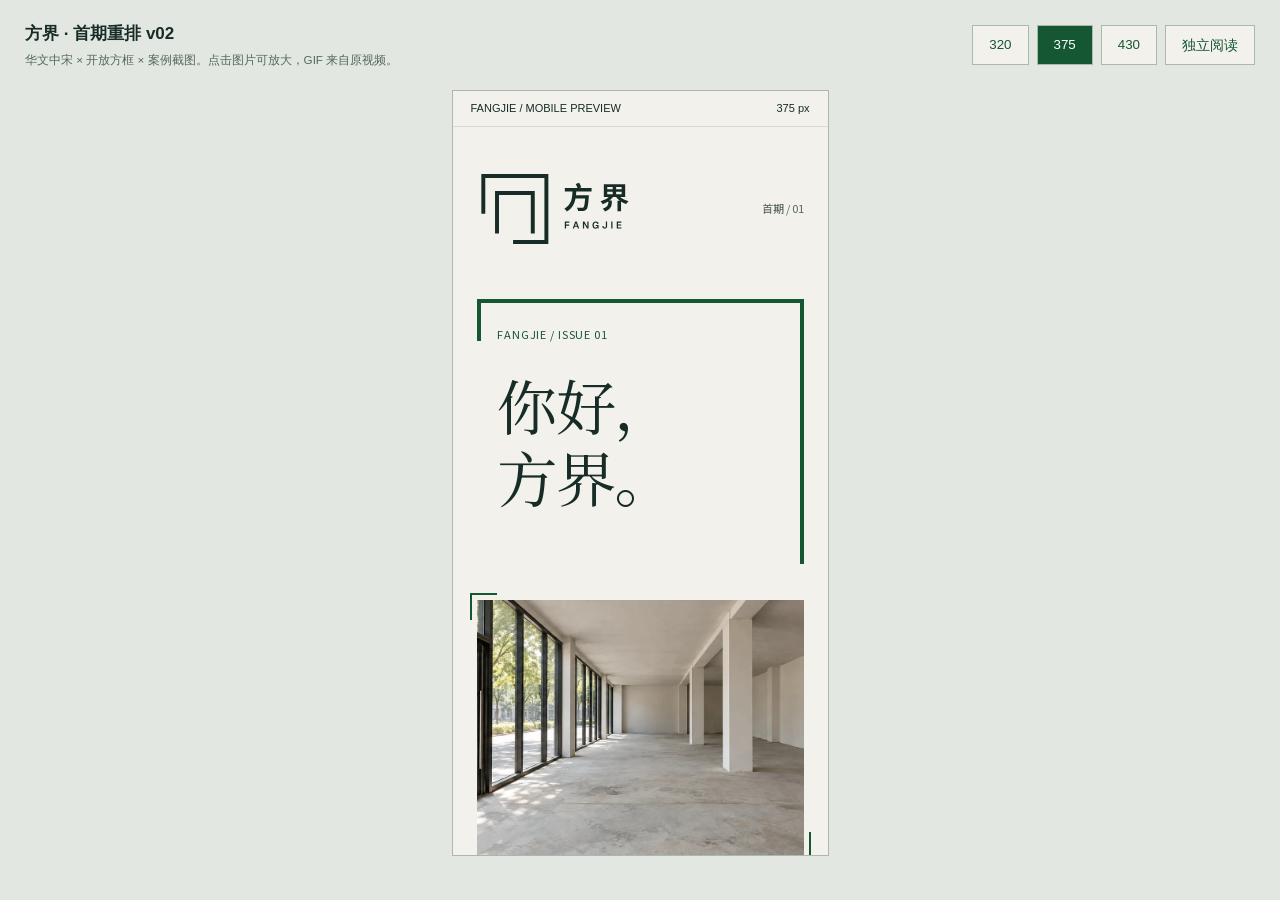
<file: index.html>
<!doctype html><html lang="zh-CN"><meta charset="utf-8"><meta name="robots" content="noindex,nofollow"><meta name="viewport" content="width=device-width,initial-scale=1"><title>方界首期 · 手机宽度预览</title><style>*{box-sizing:border-box}body{margin:0;background:#e2e8e1;color:#172c26;font:14px/1.6 'Microsoft YaHei',sans-serif}header{padding:20px 25px;display:flex;gap:16px;align-items:center;justify-content:space-between;flex-wrap:wrap}strong{font-size:17px}button,a{color:#155733;border:1px solid #abb8ad;background:#f3f1ec;padding:8px 16px;border-radius:0;cursor:pointer;text-decoration:none}button.active{color:#fff;background:#155733}small{display:block;color:#55675d;margin-top:4px}#shell{box-sizing:content-box;margin:0 auto 28px;width:375px;max-width:calc(100% - 2px);border:1px solid #abb8ad;border-radius:0;overflow:hidden;background:#f3f1ec;box-shadow:none}#device{padding:9px 18px;font-size:11px;border-bottom:1px solid #abb8ad66;display:flex;justify-content:space-between}iframe{display:block;width:100%;height:calc(100dvh - 172px);min-height:400px;border:0}nav{display:flex;gap:8px;flex-wrap:wrap}@media(max-width:480px){header{padding:14px}iframe{height:calc(100dvh - 200px)}#shell{border-radius:0}} </style><body><header><div><strong>方界 · 首期重排 v02</strong><small>华文中宋 × 开放方框 × 案例截图。点击图片可放大，GIF 来自原视频。</small></div><nav><button data-w="320">320</button><button data-w="375" class="active">375</button><button data-w="430">430</button><a href="preview/article.html" target="_blank">独立阅读</a></nav></header><div id="shell"><div id="device"><span>FANGJIE / MOBILE PREVIEW</span><span id="size">375 px</span></div><iframe title="完整文章" src="preview/article.html"></iframe></div><script>document.querySelectorAll('button').forEach(b=>b.onclick=()=>{document.querySelector('#shell').style.width=b.dataset.w+'px';document.querySelector('#size').textContent=b.dataset.w+' px';document.querySelectorAll('button').forEach(x=>x.classList.toggle('active',x===b))});</script></body></html>
</file>
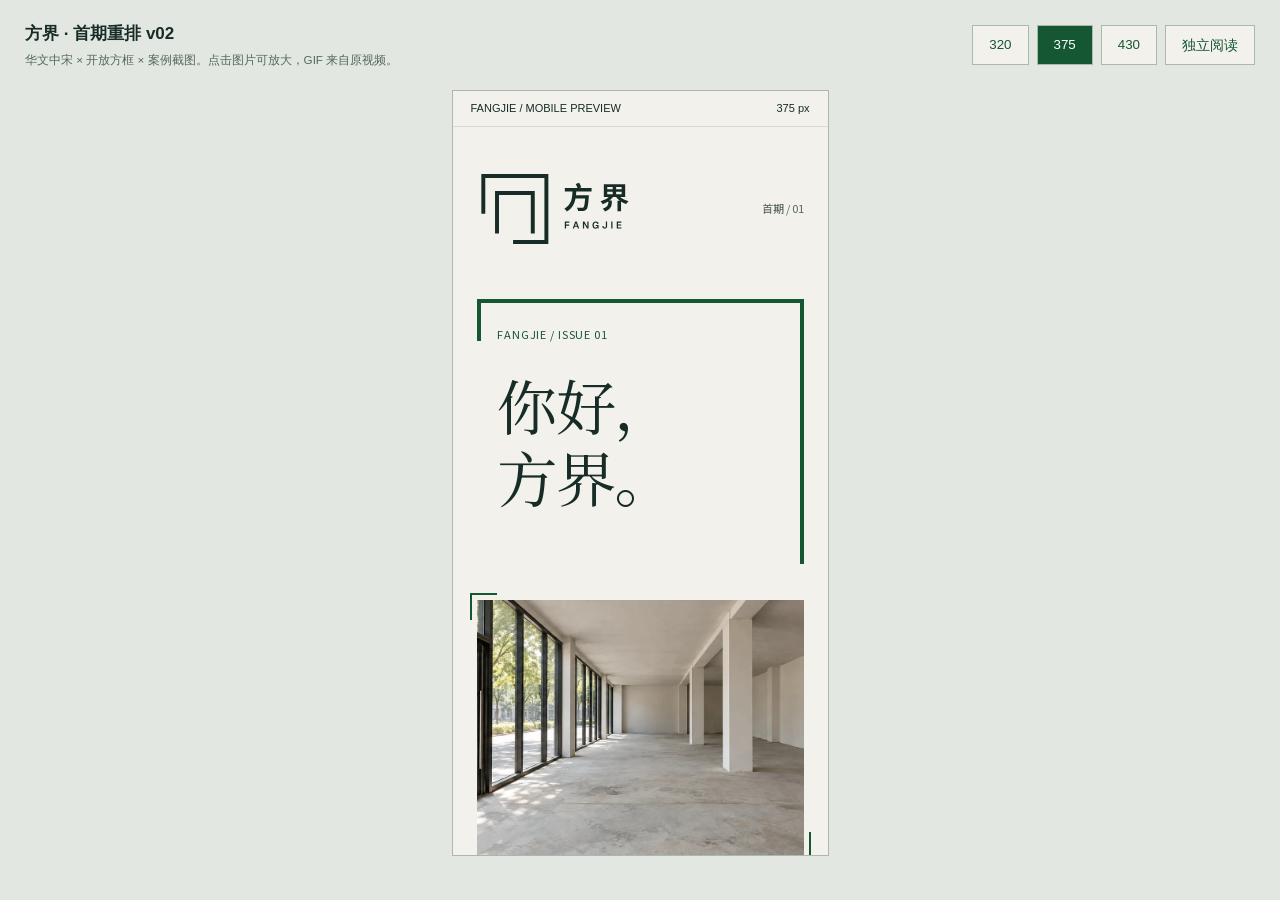
<file: preview/index.html>
<!doctype html><html lang="zh-CN"><meta charset="utf-8"><meta name="viewport" content="width=device-width,initial-scale=1"><title>方界首期 · 手机宽度预览</title><style>*{box-sizing:border-box}body{margin:0;background:#e2e8e1;color:#172c26;font:14px/1.6 'Microsoft YaHei',sans-serif}header{padding:20px 25px;display:flex;gap:16px;align-items:center;justify-content:space-between;flex-wrap:wrap}strong{font-size:17px}button,a{color:#155733;border:1px solid #abb8ad;background:#f3f1ec;padding:8px 16px;border-radius:0;cursor:pointer;text-decoration:none}button.active{color:#fff;background:#155733}small{display:block;color:#55675d;margin-top:4px}#shell{box-sizing:content-box;margin:0 auto 28px;width:375px;max-width:calc(100% - 2px);border:1px solid #abb8ad;border-radius:0;overflow:hidden;background:#f3f1ec;box-shadow:none}#device{padding:9px 18px;font-size:11px;border-bottom:1px solid #abb8ad66;display:flex;justify-content:space-between}iframe{display:block;width:100%;height:calc(100dvh - 172px);min-height:400px;border:0}nav{display:flex;gap:8px;flex-wrap:wrap}@media(max-width:480px){header{padding:14px}iframe{height:calc(100dvh - 200px)}#shell{border-radius:0}} </style><body><header><div><strong>方界 · 首期重排 v02</strong><small>华文中宋 × 开放方框 × 案例截图。点击图片可放大，GIF 来自原视频。</small></div><nav><button data-w="320">320</button><button data-w="375" class="active">375</button><button data-w="430">430</button><a href="article.html" target="_blank">独立阅读</a></nav></header><div id="shell"><div id="device"><span>FANGJIE / MOBILE PREVIEW</span><span id="size">375 px</span></div><iframe title="完整文章" src="article.html"></iframe></div><script>document.querySelectorAll('button').forEach(b=>b.onclick=()=>{document.querySelector('#shell').style.width=b.dataset.w+'px';document.querySelector('#size').textContent=b.dataset.w+' px';document.querySelectorAll('button').forEach(x=>x.classList.toggle('active',x===b))});</script></body></html>
</file>
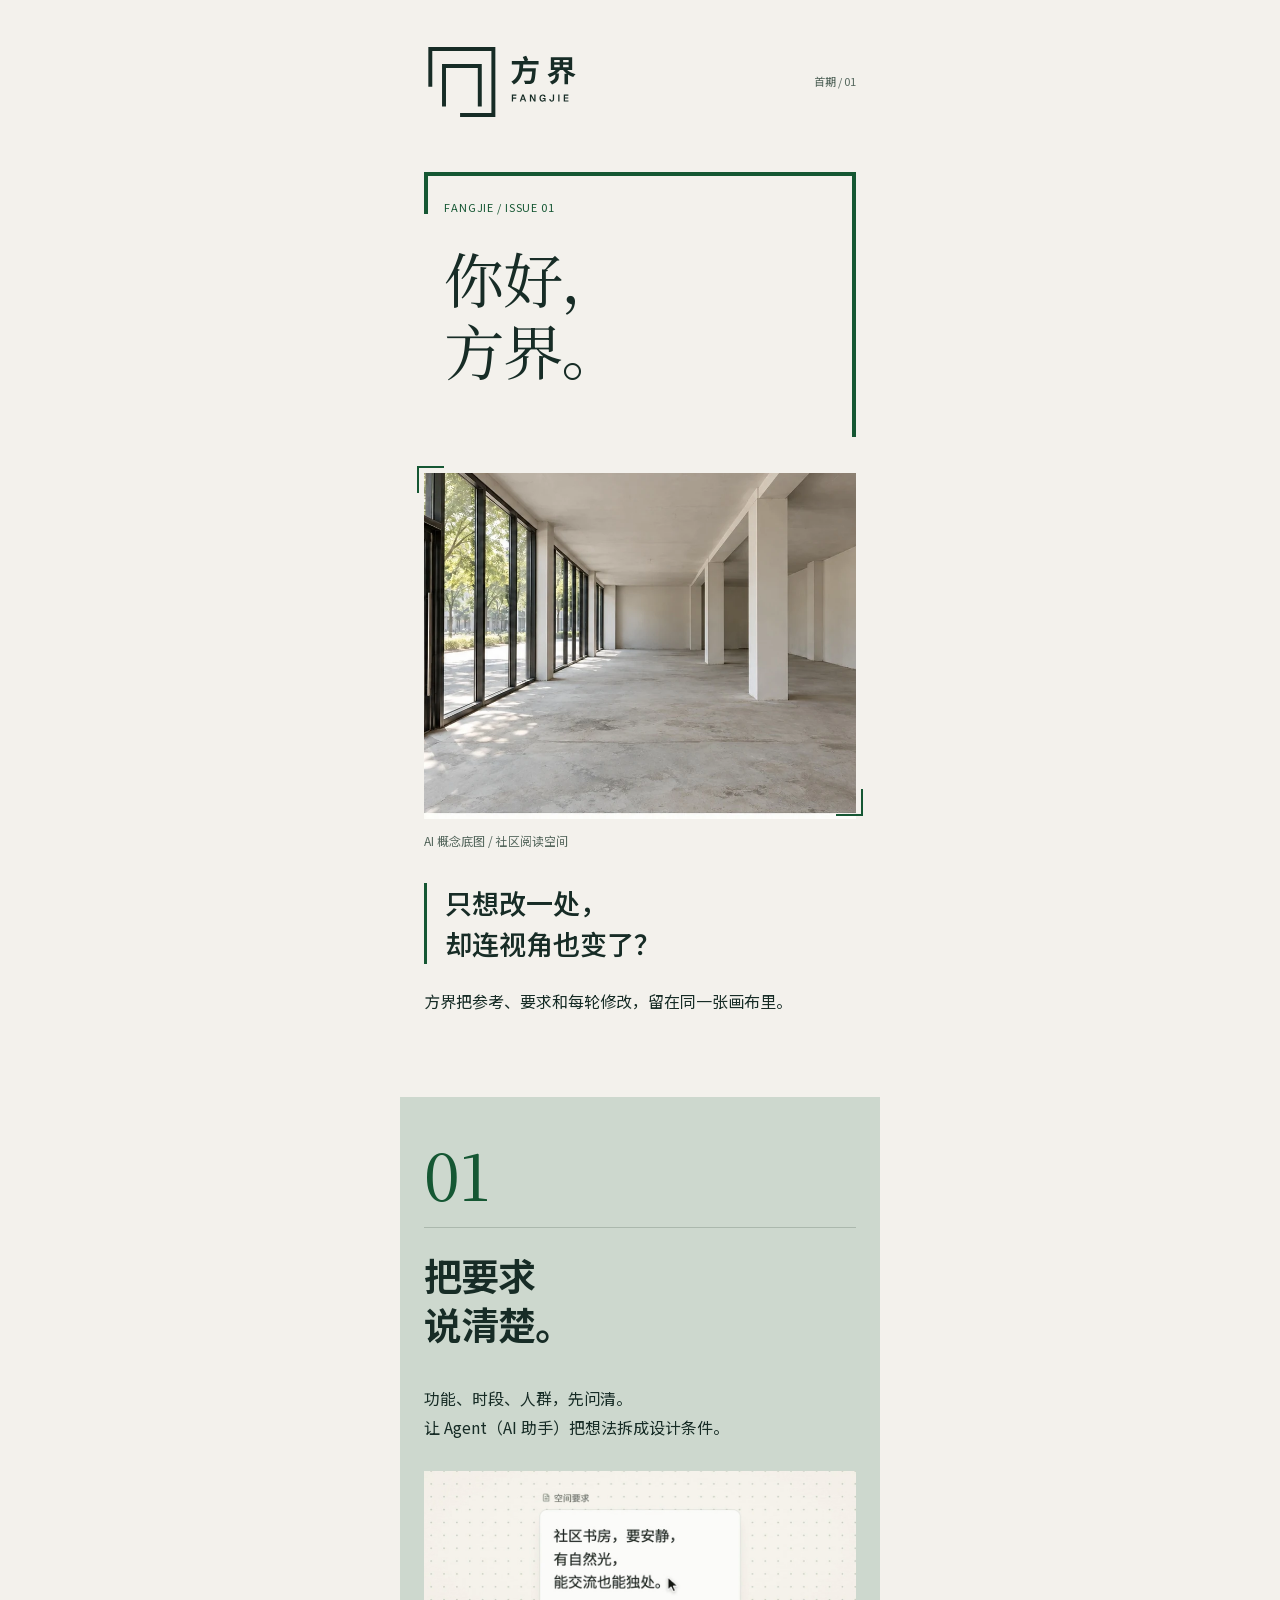
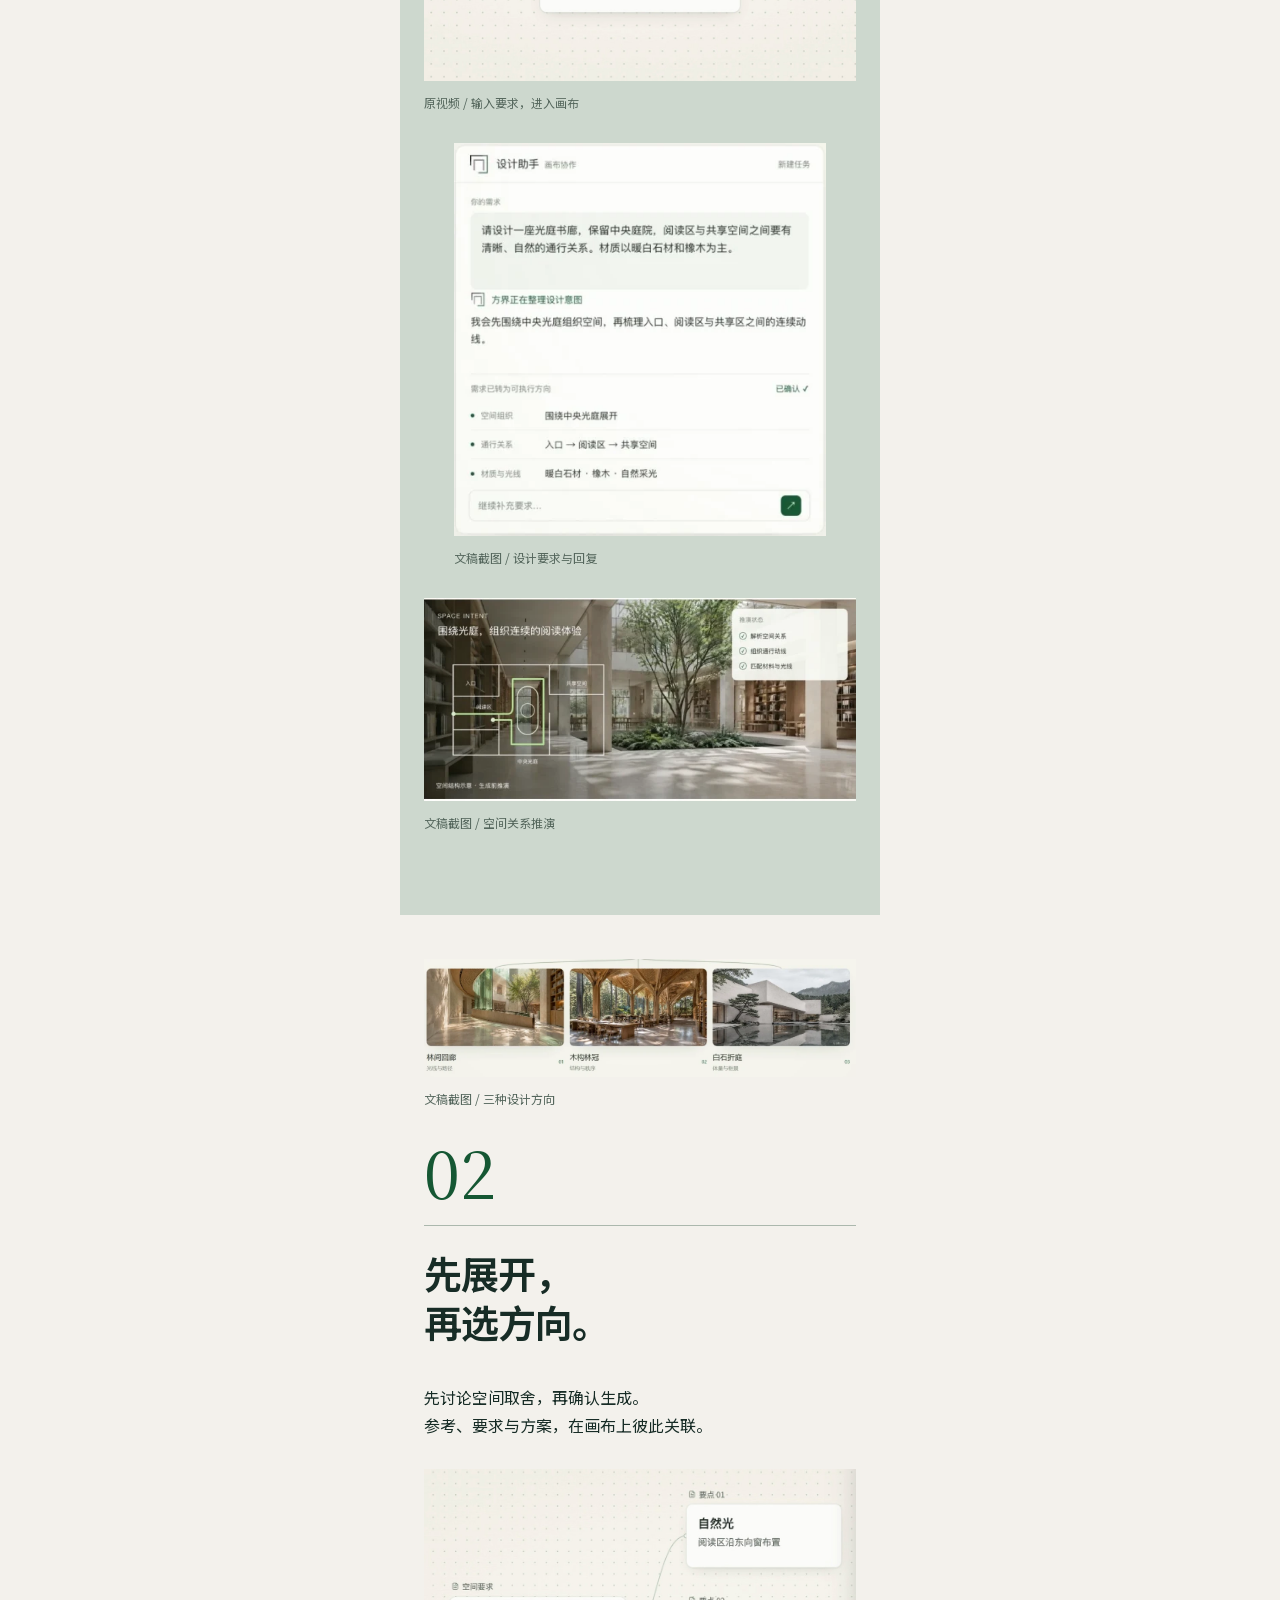
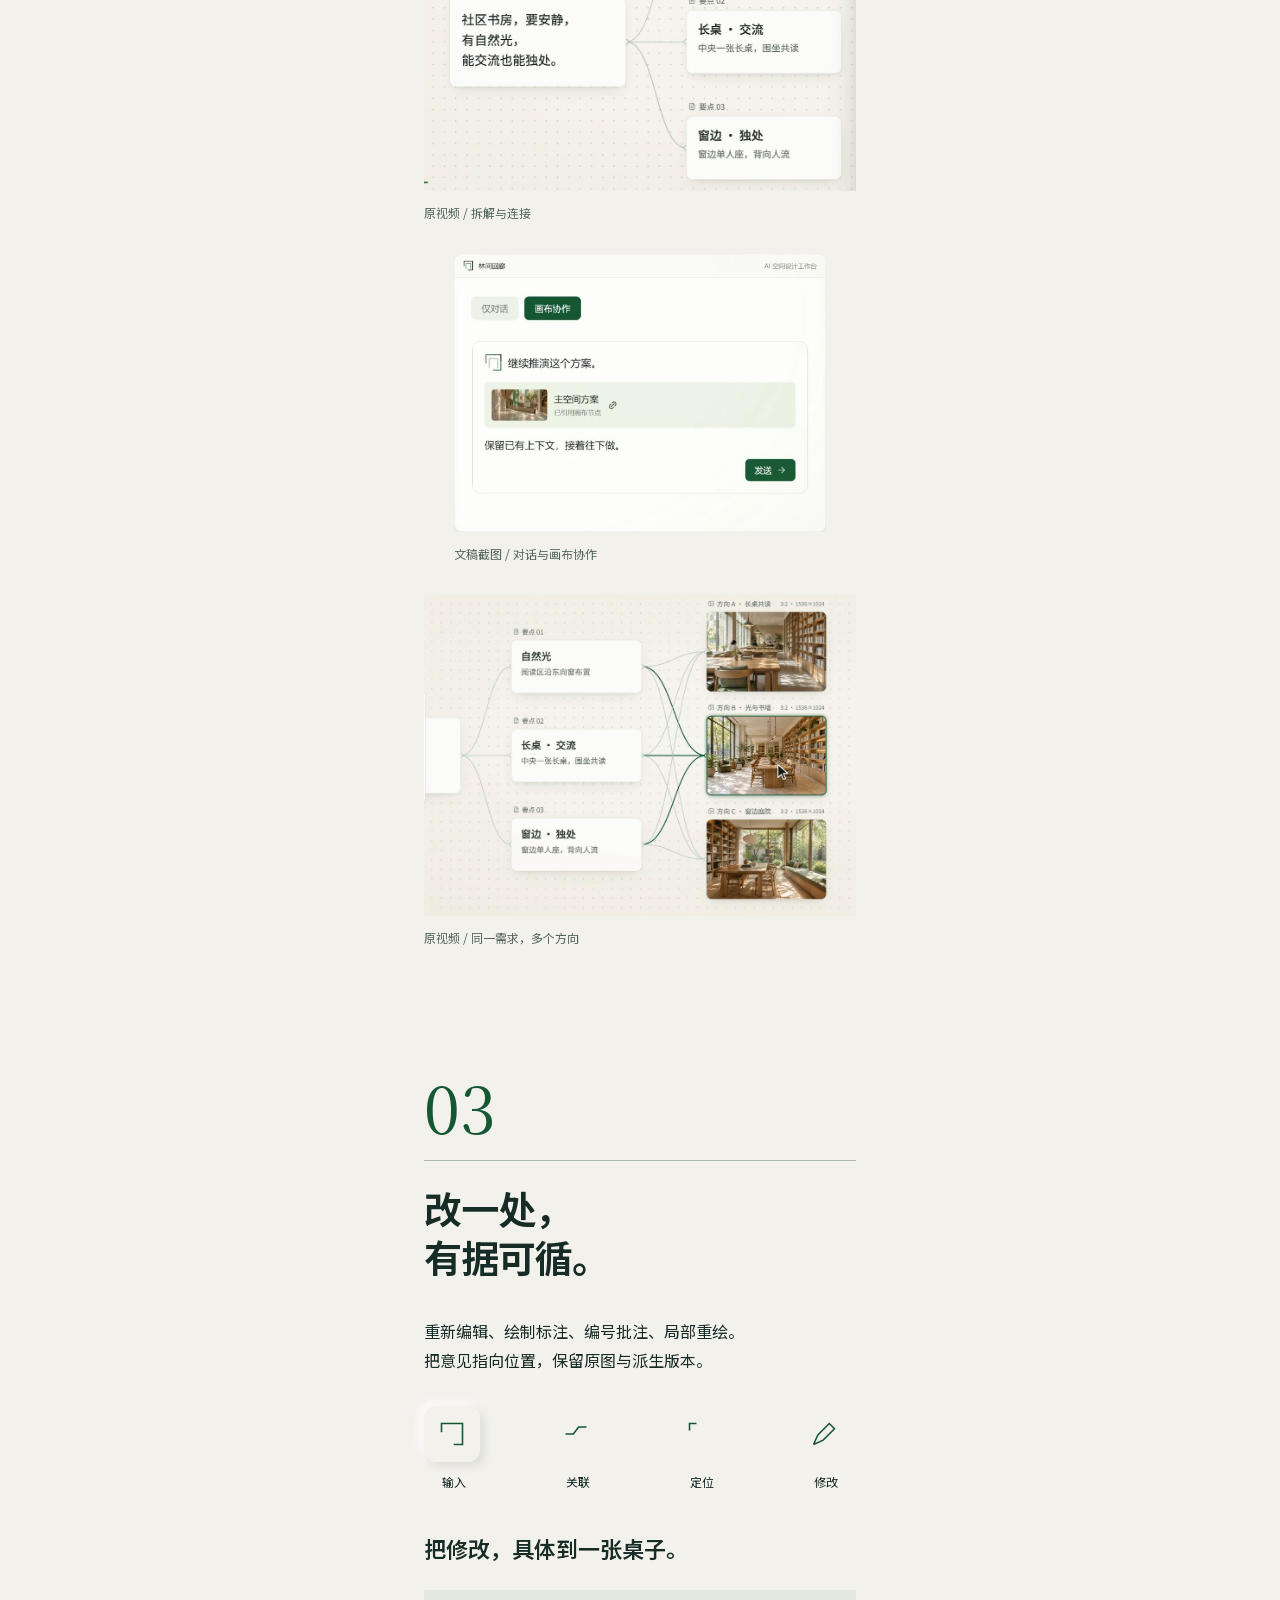
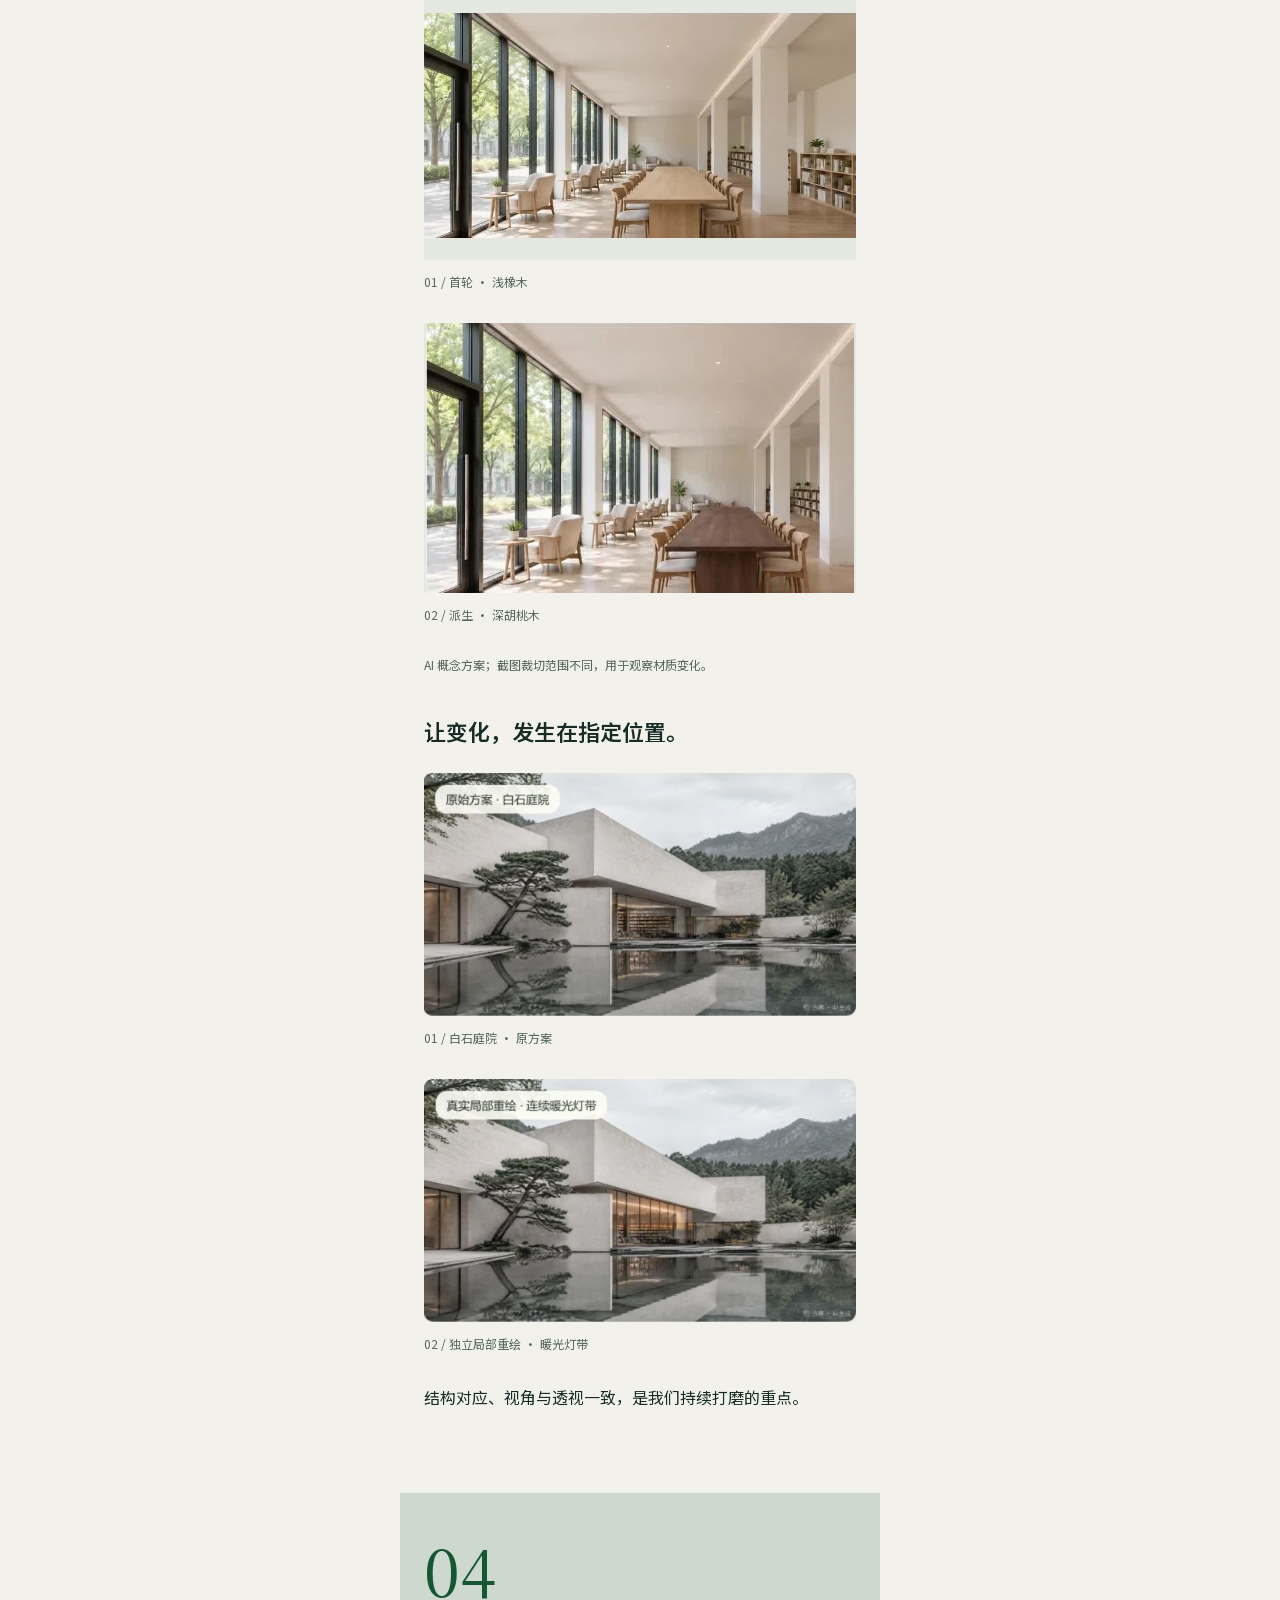
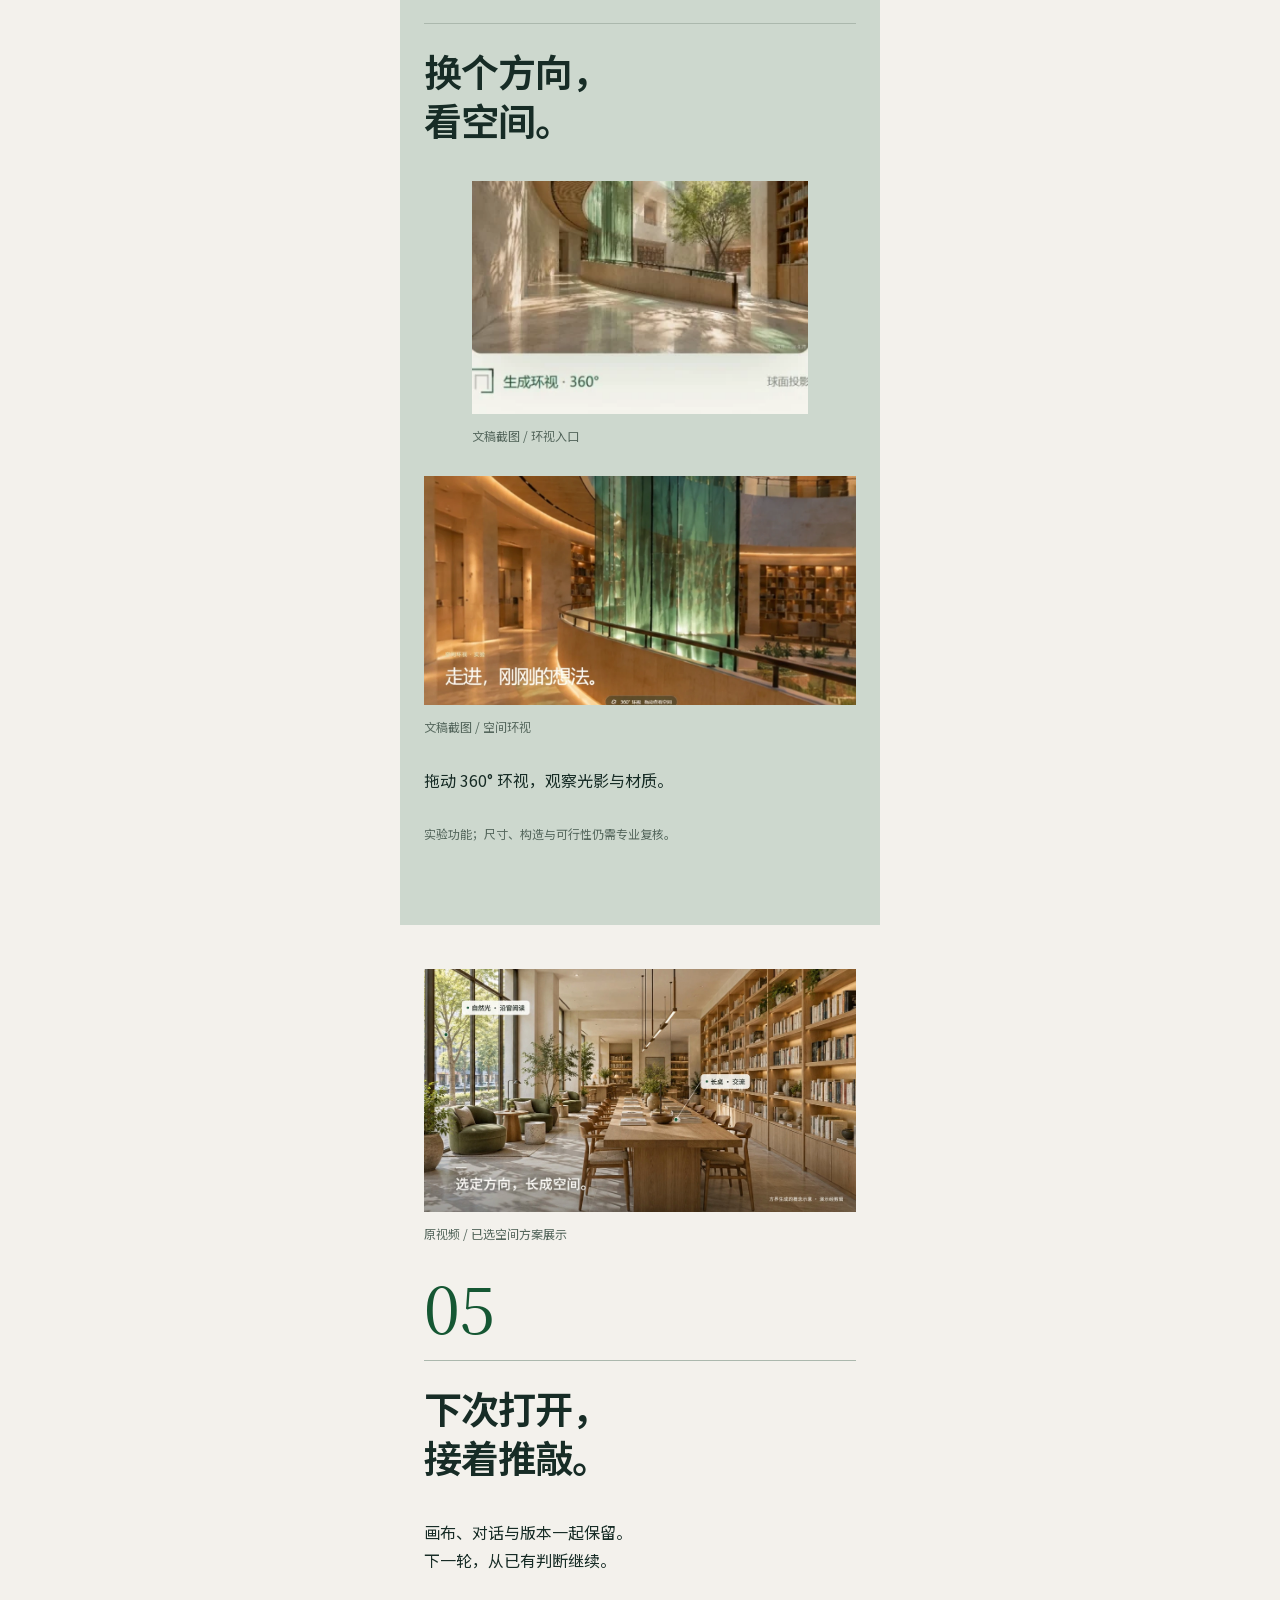
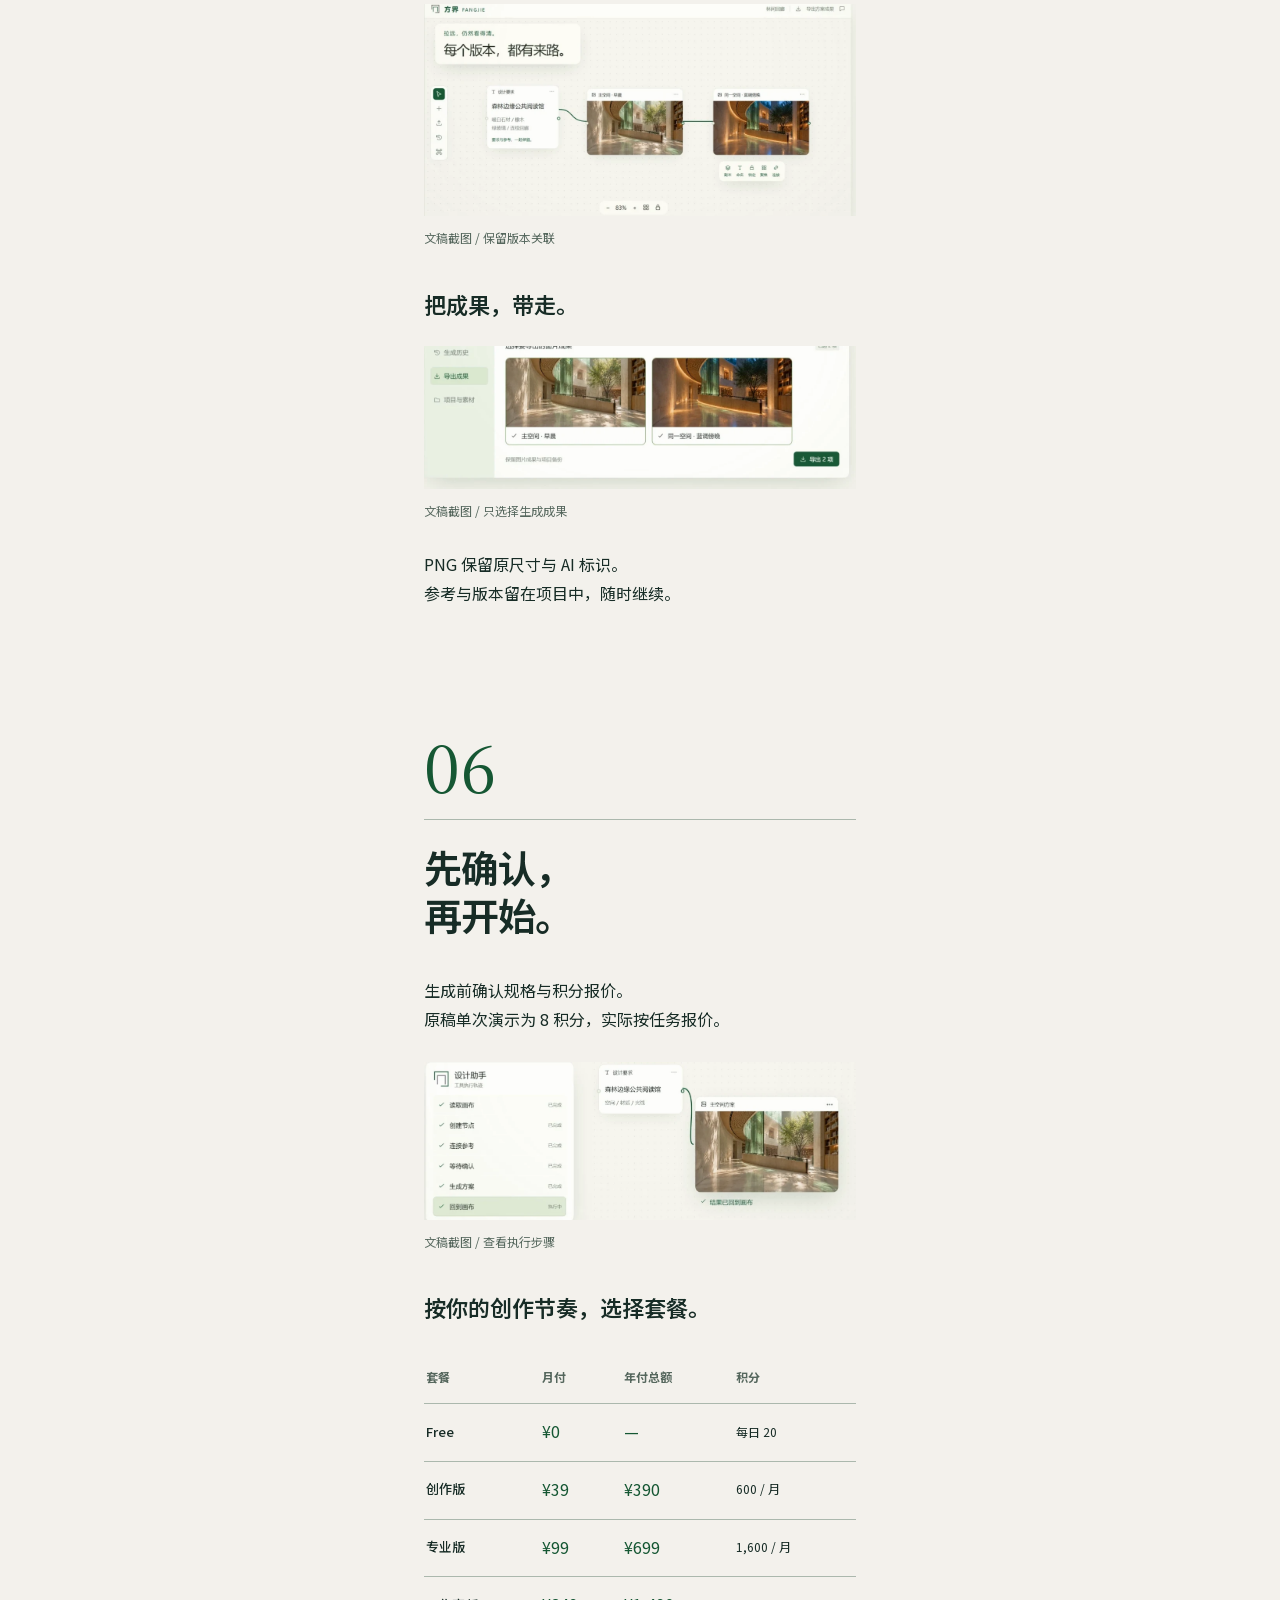
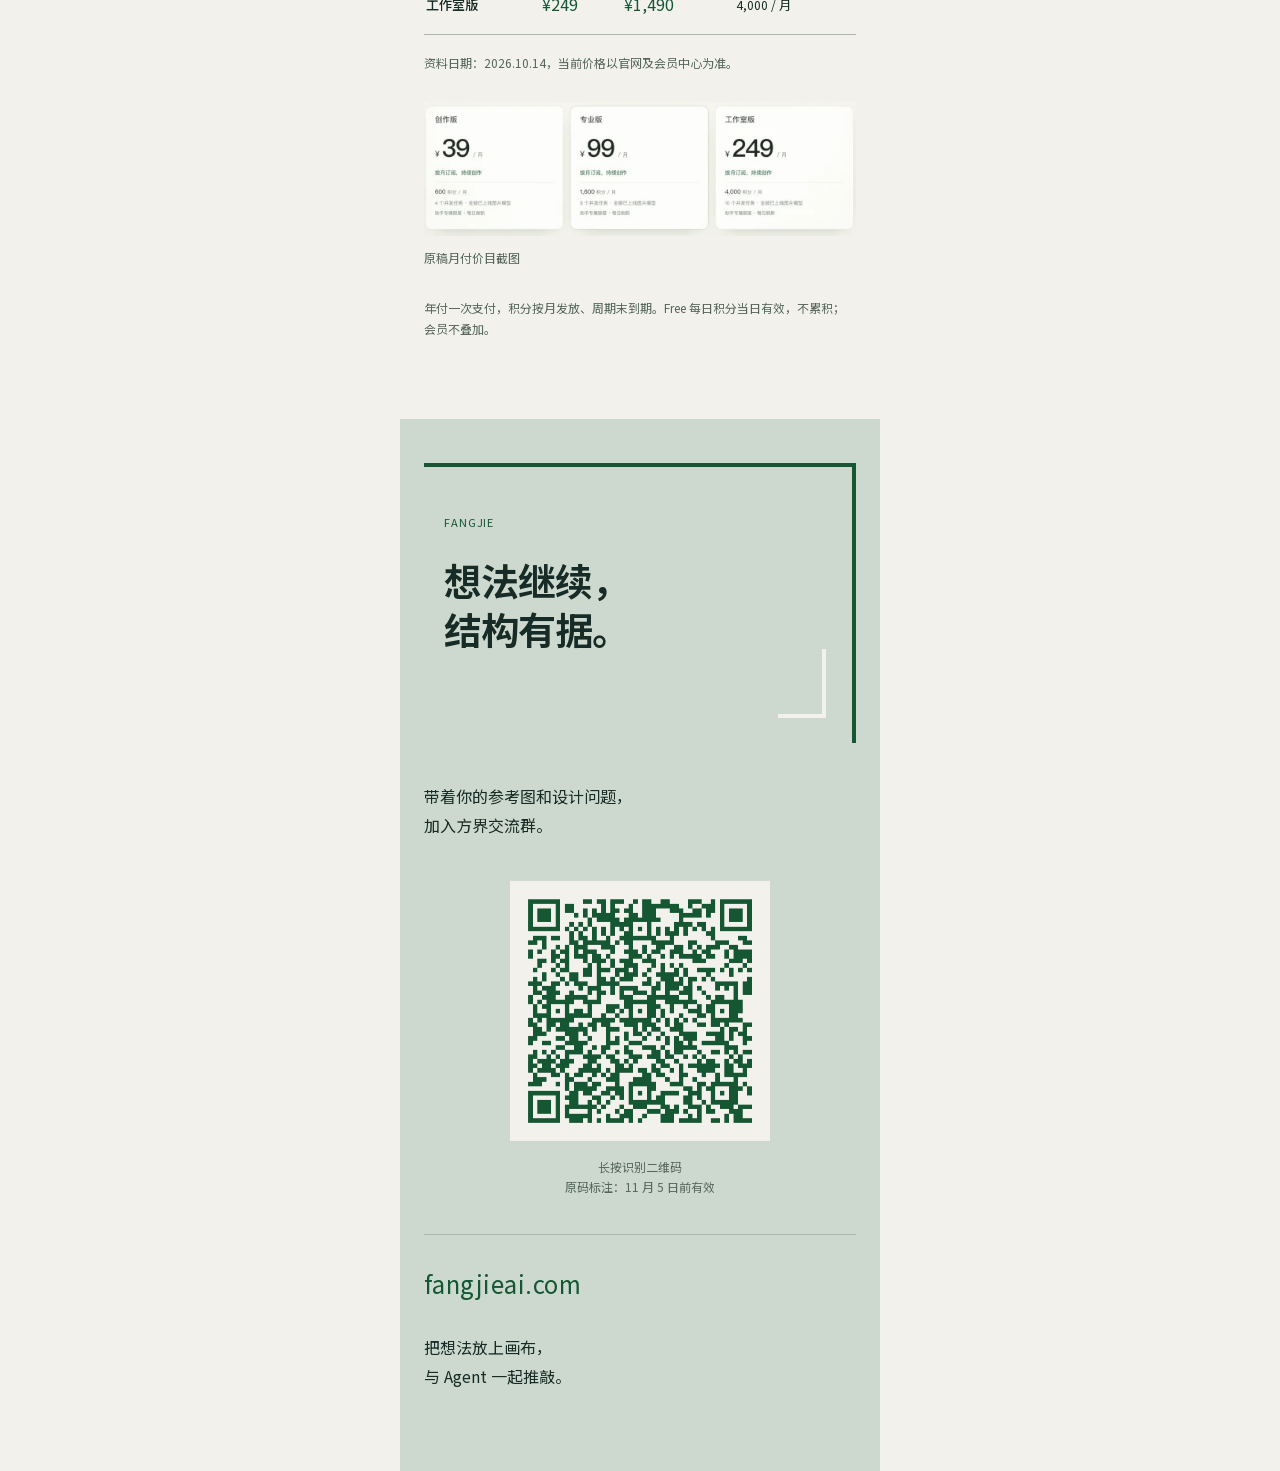
<file: preview/article.html>
<!doctype html>
<html lang="zh-CN" data-release="optimized-initial"><head><meta charset="utf-8"><meta name="viewport" content="width=device-width,initial-scale=1"><title>你好，方界。让设计继续。</title><style>
@font-face{font-display:swap;font-family:FJSans;src:url('../output/Document fonts/NotoSansSC-VF.woff')}
@font-face{font-display:swap;font-family:FJSerif;src:url('../output/Document fonts/NotoSerifSC-VF.woff')}
@font-face{font-display:swap;font-family:FJZhong;src:local('STZhongsong'),local('华文中宋')}
*{box-sizing:border-box}html{scrollbar-width:none}html::-webkit-scrollbar{display:none}
body{margin:0;background:#f3f1ec;color:#172c26;font:16px/1.8 FJSans,'Microsoft YaHei',sans-serif}
main{width:100%;max-width:480px;margin:auto}.section{padding:44px 24px 52px;position:relative}.sage{background:#cdd8ce}.shell{background:#f3f1ec}
.brand{display:flex;align-items:center;justify-content:space-between;margin-bottom:52px}.brand img{display:block;width:160px;height:auto}.brand span{font-size:11px;color:#55675d}
.heading{margin-bottom:36px}.eyebrow{font-size:11px;letter-spacing:.08em;color:#155733;margin-bottom:24px}.number{font:64px/1 FJZhong,FJSerif,serif;color:#155733;border-bottom:1px solid #abb8ad;padding-bottom:22px;margin-bottom:24px}
h1{font-size:38px;line-height:1.28;letter-spacing:-.025em;font-weight:650;margin:0}.serif{font-family:FJZhong,FJSerif,serif!important;font-weight:400!important;font-size:60px;line-height:1.2}
.frame-heading{padding:26px 20px 36px;min-height:265px;position:relative}.frame-heading:before{content:'';position:absolute;inset:0 0 0 0;border-top:4px solid #155733;border-right:4px solid #155733;pointer-events:none}.frame-heading:after{content:'';position:absolute;left:0;top:0;width:32px;height:42px;border-left:4px solid #155733}
#join .frame-heading{padding-top:50px;min-height:280px;margin-bottom:40px}#join .frame-heading:after{left:auto;top:auto;right:30px;bottom:25px;width:44px;height:65px;border-left:0;border-right:4px solid #f3f1ec;border-bottom:4px solid #f3f1ec}
.body{margin:0 0 28px;font-size:16px;line-height:1.8}.note{font-size:12px;line-height:1.7;color:#55675d;margin:0 0 28px}
blockquote{font-size:27px;font-weight:550;line-height:1.5;margin:32px 0 24px;padding-left:18px;border-left:3px solid #155733}
h3{font-size:22px;line-height:1.5;font-weight:600;margin:40px 0 24px}
.media{margin:0 auto 30px;width:var(--media-width,100%);position:relative}.media img{display:block;width:100%;height:auto;border-radius:0}
.image-zoom{display:block;padding:0;border:0;background:none;width:100%;cursor:zoom-in;color:inherit}.media figcaption{font-size:12px;line-height:1.7;color:#55675d;margin-top:12px}
.comparison img{aspect-ratio:1.6;object-fit:contain;background:#e4e8e0}.corners:before{content:'';position:absolute;left:-7px;top:-7px;width:25px;height:25px;border-top:2px solid #155733;border-left:2px solid #155733;pointer-events:none}.corners:after{content:'';position:absolute;right:-7px;bottom:35px;width:25px;height:25px;border-bottom:2px solid #155733;border-right:2px solid #155733;pointer-events:none}
.icons{display:flex;justify-content:space-between;margin:30px 0 38px}.icons>div{text-align:center;width:60px}.icons span{display:flex;align-items:center;justify-content:center;width:56px;height:56px}.icons img{width:28px;height:28px}.icons small{display:block;font-size:12px;margin-top:10px}.soft{border-radius:12px;background:#f3f1ec;box-shadow:4px 4px 10px #87988b38,-4px -4px 10px #ffffffdf}
table{border-collapse:collapse;width:100%;margin:28px 0 18px;font-size:13px}th,td{text-align:left;padding:14px 2px;border-bottom:1px solid #abb8ad}thead{font-size:12px;color:#55675d}tbody th{font-weight:500}td:nth-child(2),td:nth-child(3){font-size:16px;color:#155733}td:last-child{font-size:12px}
.qr{width:260px;max-width:100%;margin:40px auto 16px}.qr .image-zoom{cursor:default}.website{font-size:24px;color:#155733;border-top:1px solid #abb8ad;padding-top:28px;letter-spacing:.02em;margin-top:36px}
#join .note{text-align:center}#join>.body:last-child{margin-top:28px}#progress{position:fixed;top:0;left:0;height:3px;background:#155733;width:0;z-index:5}
dialog{border:0;padding:12px;background:#f3f1ec;max-width:96vw;max-height:94vh}dialog::backdrop{background:#172c26cc}dialog img{display:block;max-width:88vw;max-height:82vh;width:auto;height:auto}dialog button{border:0;background:#155733;color:white;padding:8px 16px;display:block;margin-left:auto;font:14px FJSans}
@media(max-width:340px){.section{padding-left:22px;padding-right:22px}h1{font-size:34px}.serif{font-size:54px}.brand img{width:160px}.brand span{font-size:10px}.frame-heading{padding-left:17px}.qr{width:250px}.number{font-size:60px}td:nth-child(2),td:nth-child(3){font-size:14px}table{font-size:12px}}
@media(prefers-reduced-motion:no-preference){.media{transition:opacity .35s ease,transform .35s ease}}
@media print{.media.pending{opacity:1!important;transform:none!important}#progress{display:none}}

.media picture{display:block;background-position:center;background-size:100% 100%;background-repeat:no-repeat}
.media img{color:transparent}
.motion{position:relative;background:#e4e8e0}
.motion video{display:block;width:100%;height:auto;aspect-ratio:var(--ratio);object-fit:contain}
.media-error{font:12px/1.5 sans-serif;color:#155733;border:1px solid #abb8ad;background:#f3f1ec;padding:6px 10px;cursor:pointer;margin-top:6px}
.media-error[hidden]{display:none}
@media(prefers-reduced-motion:no-preference){.media.reveal{animation:reveal-media .35s ease both}@keyframes reveal-media{from{transform:translateY(6px)}to{transform:translateY(0)}}}
</style></head><body><div id="progress"></div><main><section id="hello" class="section shell"><header class="brand"><img src="../Links/fangjie-lockup-horizontal-ink.svg" width="160" alt="方界" decoding="async"><span>首期 / 01</span></header><div class="heading frame-heading"><div class="eyebrow">FANGJIE / ISSUE 01</div><h1 class="serif">你好，<br>方界。</h1></div><figure class="media  corners" style="--media-width:100%"><button class="image-zoom" aria-label="放大查看AI 概念底图 / 社区阅读空间" data-src="../assets/media/case-base.jpg"><picture style="background-image:url([data-uri])"><source type="image/webp" srcset="../assets/media/case-base.webp"></source><img src="../assets/media/case-base.jpg" width="827" height="663" loading="eager" alt="AI 概念底图 / 社区阅读空间" decoding="async" fetchpriority="high"></picture></button><figcaption>AI 概念底图 / 社区阅读空间</figcaption><button class="media-error" type="button" hidden="">图片未加载，点此重试</button></figure><blockquote class="quote">只想改一处，<br>却连视角也变了？</blockquote><p class="body">方界把参考、要求和每轮修改，留在同一张画布里。</p></section><section id="requirements" class="section sage"><div class="heading "><div class="number">01</div><h1 class="">把要求<br>说清楚。</h1></div><p class="body">功能、时段、人群，先问清。<br>让 Agent（AI 助手）把想法拆成设计条件。</p><figure class="media " style="--media-width:100%"><div class="motion" style="--ratio:1000/486"><video muted="" playsinline="" webkit-playsinline="" loop="" preload="none" poster="../assets/media/01-input-poster.jpg" data-src="../assets/media/01-input.mp4" width="1000" height="486" aria-label="原视频 / 输入要求，进入画布"></video></div><figcaption>原视频 / 输入要求，进入画布</figcaption></figure><figure class="media " style="--media-width:86.0%"><button class="image-zoom" aria-label="放大查看文稿截图 / 设计要求与回复" data-src="../assets/media/ui-requirement.jpg"><picture style="background-image:url([data-uri])"><source type="image/webp" srcset="../assets/media/ui-requirement.webp"></source><img src="../assets/media/ui-requirement.jpg" width="440" height="465" loading="lazy" alt="文稿截图 / 设计要求与回复" decoding="async"></picture></button><figcaption>文稿截图 / 设计要求与回复</figcaption><button class="media-error" type="button" hidden="">图片未加载，点此重试</button></figure><figure class="media " style="--media-width:100%"><button class="image-zoom" aria-label="放大查看文稿截图 / 空间关系推演" data-src="../assets/media/ui-space.jpg"><picture style="background-image:url([data-uri])"><source type="image/webp" srcset="../assets/media/ui-space.webp"></source><img src="../assets/media/ui-space.jpg" width="638" height="299" loading="lazy" alt="文稿截图 / 空间关系推演" decoding="async"></picture></button><figcaption>文稿截图 / 空间关系推演</figcaption><button class="media-error" type="button" hidden="">图片未加载，点此重试</button></figure></section><section id="directions" class="section shell"><figure class="media " style="--media-width:100%"><button class="image-zoom" aria-label="放大查看文稿截图 / 三种设计方向" data-src="../assets/media/ui-directions.jpg"><picture style="background-image:url([data-uri])"><source type="image/webp" srcset="../assets/media/ui-directions.webp"></source><img src="../assets/media/ui-directions.jpg" width="1120" height="305" loading="lazy" alt="文稿截图 / 三种设计方向" decoding="async"></picture></button><figcaption>文稿截图 / 三种设计方向</figcaption><button class="media-error" type="button" hidden="">图片未加载，点此重试</button></figure><div class="heading "><div class="number">02</div><h1 class="">先展开，<br>再选方向。</h1></div><p class="body">先讨论空间取舍，再确认生成。<br>参考、要求与方案，在画布上彼此关联。</p><figure class="media " style="--media-width:100%"><div class="motion" style="--ratio:1000/745"><video muted="" playsinline="" webkit-playsinline="" loop="" preload="none" poster="../assets/media/02-connections-poster.jpg" data-src="../assets/media/02-connections.mp4" width="1000" height="745" aria-label="原视频 / 拆解与连接"></video></div><figcaption>原视频 / 拆解与连接</figcaption></figure><figure class="media " style="--media-width:86.0%"><button class="image-zoom" aria-label="放大查看文稿截图 / 对话与画布协作" data-src="../assets/media/ui-modes.jpg"><picture style="background-image:url([data-uri])"><source type="image/webp" srcset="../assets/media/ui-modes.webp"></source><img src="../assets/media/ui-modes.jpg" width="634" height="476" loading="lazy" alt="文稿截图 / 对话与画布协作" decoding="async"></picture></button><figcaption>文稿截图 / 对话与画布协作</figcaption><button class="media-error" type="button" hidden="">图片未加载，点此重试</button></figure><figure class="media " style="--media-width:100%"><div class="motion" style="--ratio:1000/743"><video muted="" playsinline="" webkit-playsinline="" loop="" preload="none" poster="../assets/media/03-directions-poster.jpg" data-src="../assets/media/03-directions.mp4" width="1000" height="743" aria-label="原视频 / 同一需求，多个方向"></video></div><figcaption>原视频 / 同一需求，多个方向</figcaption></figure></section><section id="edit" class="section shell"><div class="heading "><div class="number">03</div><h1 class="">改一处，<br>有据可循。</h1></div><p class="body">重新编辑、绘制标注、编号批注、局部重绘。<br>把意见指向位置，保留原图与派生版本。</p><div class="icons"><div><span class="soft"><img src="../%E7%9F%A2%E9%87%8F%E7%B4%A0%E6%9D%90/SVG/icon-01.svg" alt="" decoding="async"></span><small>输入</small></div><div><span class=""><img src="../%E7%9F%A2%E9%87%8F%E7%B4%A0%E6%9D%90/SVG/icon-02.svg" alt="" decoding="async"></span><small>关联</small></div><div><span class=""><img src="../%E7%9F%A2%E9%87%8F%E7%B4%A0%E6%9D%90/SVG/icon-03.svg" alt="" decoding="async"></span><small>定位</small></div><div><span class=""><img src="../%E7%9F%A2%E9%87%8F%E7%B4%A0%E6%9D%90/SVG/icon-04.svg" alt="" decoding="async"></span><small>修改</small></div></div><h3 class="subhead">把修改，具体到一张桌子。</h3><figure class="media  comparison" style="--media-width:100%"><button class="image-zoom" aria-label="放大查看01 / 首轮 · 浅橡木" data-src="../assets/media/case-before-clean.jpg"><picture style="background-image:url([data-uri])"><source type="image/webp" srcset="../assets/media/case-before-clean.webp"></source><img src="../assets/media/case-before-clean.jpg" width="748" height="390" loading="lazy" alt="01 / 首轮 · 浅橡木" decoding="async"></picture></button><figcaption>01 / 首轮 · 浅橡木</figcaption><button class="media-error" type="button" hidden="">图片未加载，点此重试</button></figure><figure class="media  comparison" style="--media-width:100%"><button class="image-zoom" aria-label="放大查看02 / 派生 · 深胡桃木" data-src="../assets/media/case-after-clean.jpg"><picture style="background-image:url([data-uri])"><source type="image/webp" srcset="../assets/media/case-after-clean.webp"></source><img src="../assets/media/case-after-clean.jpg" width="619" height="390" loading="lazy" alt="02 / 派生 · 深胡桃木" decoding="async"></picture></button><figcaption>02 / 派生 · 深胡桃木</figcaption><button class="media-error" type="button" hidden="">图片未加载，点此重试</button></figure><p class="note">AI 概念方案；截图裁切范围不同，用于观察材质变化。</p><h3 class="subhead">让变化，发生在指定位置。</h3><figure class="media " style="--media-width:100%"><button class="image-zoom" aria-label="放大查看01 / 白石庭院 · 原方案" data-src="../assets/media/case-light-before.jpg"><picture style="background-image:url([data-uri])"><source type="image/webp" srcset="../assets/media/case-light-before.webp"></source><img src="../assets/media/case-light-before.jpg" width="539" height="304" loading="lazy" alt="01 / 白石庭院 · 原方案" decoding="async"></picture></button><figcaption>01 / 白石庭院 · 原方案</figcaption><button class="media-error" type="button" hidden="">图片未加载，点此重试</button></figure><figure class="media " style="--media-width:100%"><button class="image-zoom" aria-label="放大查看02 / 独立局部重绘 · 暖光灯带" data-src="../assets/media/case-light-after.jpg"><picture style="background-image:url([data-uri])"><source type="image/webp" srcset="../assets/media/case-light-after.webp"></source><img src="../assets/media/case-light-after.jpg" width="540" height="304" loading="lazy" alt="02 / 独立局部重绘 · 暖光灯带" decoding="async"></picture></button><figcaption>02 / 独立局部重绘 · 暖光灯带</figcaption><button class="media-error" type="button" hidden="">图片未加载，点此重试</button></figure><p class="body">结构对应、视角与透视一致，是我们持续打磨的重点。</p></section><section id="panorama" class="section sage"><div class="heading "><div class="number">04</div><h1 class="">换个方向，<br>看空间。</h1></div><figure class="media " style="--media-width:78.0%"><button class="image-zoom" aria-label="放大查看文稿截图 / 环视入口" data-src="../assets/media/ui-panorama.jpg"><picture style="background-image:url([data-uri])"><source type="image/webp" srcset="../assets/media/ui-panorama.webp"></source><img src="../assets/media/ui-panorama.jpg" width="371" height="256" loading="lazy" alt="文稿截图 / 环视入口" decoding="async"></picture></button><figcaption>文稿截图 / 环视入口</figcaption><button class="media-error" type="button" hidden="">图片未加载，点此重试</button></figure><figure class="media " style="--media-width:100%"><button class="image-zoom" aria-label="放大查看文稿截图 / 空间环视" data-src="../assets/media/case-panorama.jpg"><picture style="background-image:url([data-uri])"><source type="image/webp" srcset="../assets/media/case-panorama.webp"></source><img src="../assets/media/case-panorama.jpg" width="1208" height="640" loading="lazy" alt="文稿截图 / 空间环视" decoding="async"></picture></button><figcaption>文稿截图 / 空间环视</figcaption><button class="media-error" type="button" hidden="">图片未加载，点此重试</button></figure><p class="body">拖动 360° 环视，观察光影与材质。</p><p class="note">实验功能；尺寸、构造与可行性仍需专业复核。</p></section><section id="continue" class="section shell"><figure class="media " style="--media-width:100%"><div class="motion" style="--ratio:1000/563"><video muted="" playsinline="" webkit-playsinline="" loop="" preload="none" poster="../assets/media/04-space-poster.jpg" data-src="../assets/media/04-space.mp4" width="1000" height="563" aria-label="原视频 / 已选空间方案展示"></video></div><figcaption>原视频 / 已选空间方案展示</figcaption></figure><div class="heading "><div class="number">05</div><h1 class="">下次打开，<br>接着推敲。</h1></div><p class="body">画布、对话与版本一起保留。<br>下一轮，从已有判断继续。</p><figure class="media " style="--media-width:100%"><button class="image-zoom" aria-label="放大查看文稿截图 / 保留版本关联" data-src="../assets/media/ui-versions.jpg"><picture style="background-image:url([data-uri])"><source type="image/webp" srcset="../assets/media/ui-versions.webp"></source><img src="../assets/media/ui-versions.jpg" width="1128" height="554" loading="lazy" alt="文稿截图 / 保留版本关联" decoding="async"></picture></button><figcaption>文稿截图 / 保留版本关联</figcaption><button class="media-error" type="button" hidden="">图片未加载，点此重试</button></figure><h3 class="subhead">把成果，带走。</h3><figure class="media " style="--media-width:100%"><button class="image-zoom" aria-label="放大查看文稿截图 / 只选择生成成果" data-src="../assets/media/ui-export.jpg"><picture style="background-image:url([data-uri])"><source type="image/webp" srcset="../assets/media/ui-export.webp"></source><img src="../assets/media/ui-export.jpg" width="1106" height="366" loading="lazy" alt="文稿截图 / 只选择生成成果" decoding="async"></picture></button><figcaption>文稿截图 / 只选择生成成果</figcaption><button class="media-error" type="button" hidden="">图片未加载，点此重试</button></figure><p class="body">PNG 保留原尺寸与 AI 标识。<br>参考与版本留在项目中，随时继续。</p></section><section id="pricing" class="section shell"><div class="heading "><div class="number">06</div><h1 class="">先确认，<br>再开始。</h1></div><p class="body">生成前确认规格与积分报价。<br>原稿单次演示为 8 积分，实际按任务报价。</p><figure class="media " style="--media-width:100%"><button class="image-zoom" aria-label="放大查看文稿截图 / 查看执行步骤" data-src="../assets/media/ui-agent.jpg"><picture style="background-image:url([data-uri])"><source type="image/webp" srcset="../assets/media/ui-agent.webp"></source><img src="../assets/media/ui-agent.jpg" width="1105" height="403" loading="lazy" alt="文稿截图 / 查看执行步骤" decoding="async"></picture></button><figcaption>文稿截图 / 查看执行步骤</figcaption><button class="media-error" type="button" hidden="">图片未加载，点此重试</button></figure><h3 class="subhead">按你的创作节奏，选择套餐。</h3><table><thead><tr><th>套餐</th><th>月付</th><th>年付总额</th><th>积分</th></tr></thead><tbody><tr><th>Free</th><td>¥0</td><td>—</td><td>每日 20</td></tr><tr><th>创作版</th><td>¥39</td><td>¥390</td><td>600 / 月</td></tr><tr><th>专业版</th><td>¥99</td><td>¥699</td><td>1,600 / 月</td></tr><tr><th>工作室版</th><td>¥249</td><td>¥1,490</td><td>4,000 / 月</td></tr></tbody></table><p class="note">资料日期：2026.10.14，当前价格以官网及会员中心为准。</p><figure class="media " style="--media-width:100%"><button class="image-zoom" aria-label="放大查看原稿月付价目截图" data-src="../assets/media/ui-monthly.jpg"><picture style="background-image:url([data-uri])"><source type="image/webp" srcset="../assets/media/ui-monthly.webp"></source><img src="../assets/media/ui-monthly.jpg" width="549" height="171" loading="lazy" alt="原稿月付价目截图" decoding="async"></picture></button><figcaption>原稿月付价目截图</figcaption><button class="media-error" type="button" hidden="">图片未加载，点此重试</button></figure><p class="note">年付一次支付，积分按月发放、周期末到期。Free 每日积分当日有效，不累积；会员不叠加。</p></section><section id="join" class="section sage"><div class="heading frame-heading"><div class="eyebrow">FANGJIE</div><h1 class="">想法继续，<br>结构有据。</h1></div><p class="body">带着你的参考图和设计问题，<br>加入方界交流群。</p><figure class="media qr" style="--media-width:100%"><button class="image-zoom" aria-label="放大查看" data-src="../Links/qr-fangjie-group.png"><img src="../Links/qr-fangjie-group.png" width="912" height="912" loading="lazy" alt="方界交流群二维码" decoding="async"></button></figure><p class="note">长按识别二维码<br>原码标注：11 月 5 日前有效</p><p class="website">fangjieai.com</p><p class="body">把想法放上画布，<br>与 Agent 一起推敲。</p></section></main><dialog><button>关闭</button><img alt="放大查看素材"></dialog><script>(function () {
  var reduce = window.matchMedia && matchMedia('(prefers-reduced-motion:reduce)').matches;
  var supportsObserver = 'IntersectionObserver' in window;
  // Content stays visible even when observers or animation are unavailable.
  if (supportsObserver && !reduce) {
    var reveal = new IntersectionObserver(function (entries) {
      entries.forEach(function (entry) {
        if (entry.isIntersecting) {
          entry.target.classList.add('reveal');
          reveal.unobserve(entry.target);
        }
      });
    });
    document.querySelectorAll('.media').forEach(function (el) { reveal.observe(el); });
  }
  var videos = document.querySelectorAll('.motion video');
  function play(video) {
    if (!video.getAttribute('src')) video.src = video.dataset.src;
    video.muted = true;
    var request = video.play();
    if (request && request.catch) request.catch(function () {});
  }
  videos.forEach(function (video) {
    video.controls = false;
    video.addEventListener('error', function () {
      video.removeAttribute('src');
    });
    video.onclick = function () { video.paused ? play(video) : video.pause(); };
  });
  if (supportsObserver && !reduce) {
    var motion = new IntersectionObserver(function (entries) {
      entries.forEach(function (entry) {
        if (entry.isIntersecting) play(entry.target);
        else entry.target.pause();
      });
    }, { threshold: 0.12 });
    videos.forEach(function (video) { motion.observe(video); });
  }
  // A failed image keeps its small inline preview; retry is a deliberate tap.
  document.querySelectorAll('.media picture img').forEach(function (img) {
    var figure = img.closest('figure');
    var retry = figure.querySelector('.media-error');
    function failed() { retry.hidden = false; }
    img.addEventListener('error', failed);
    img.addEventListener('load', function () { retry.hidden = true; });
    if (img.complete && !img.naturalWidth) failed();
    retry.onclick = function () {
      retry.hidden = true;
      var picture = img.parentElement;
      var source = picture.querySelector('source');
      // Fall back to JPEG when the preferred format or its request failed.
      if (source) source.remove();
      img.src = img.getAttribute('src').split('?')[0] + '?retry=' + Date.now();
    };
  });
  addEventListener('scroll', function () {
    var d = document.documentElement;
    document.querySelector('#progress').style.width = scrollY / Math.max(1, d.scrollHeight - innerHeight) * 100 + '%';
  }, { passive: true });
  var dlg = document.querySelector('dialog');
  document.querySelectorAll('.image-zoom').forEach(function (button) {
    button.onclick = function () {
      if (dlg.showModal) {
        dlg.querySelector('img').src = button.dataset.src;
        dlg.showModal();
      } else window.open(button.dataset.src, '_blank');
    };
  });
  dlg.querySelector('button').onclick = function () { dlg.close(); };
  dlg.onclick = function (event) { if (event.target === dlg) dlg.close(); };
})();
</script></body></html>
</file>
